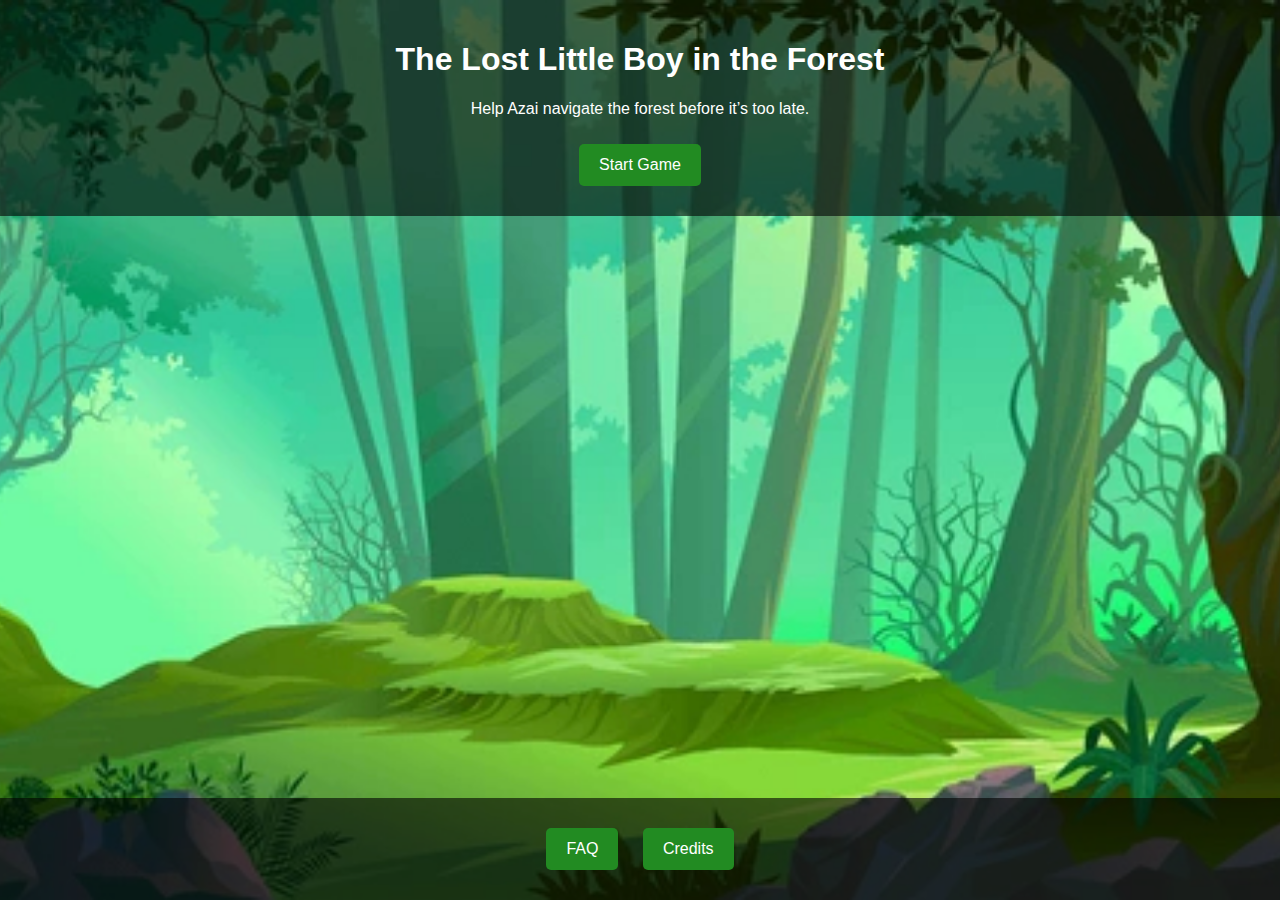
<file: index.html>
<!-- File: index.html -->
<!DOCTYPE html>
<html lang="en">
<head>
  <meta charset="UTF-8">
  <meta name="viewport" content="width=device-width, initial-scale=1.0">
  <title>The Lost Little Boy in the Forest</title>
  <link rel="stylesheet" href="css/style.css">
</head>
<body>
  <audio id="bg-music" loop autoplay>
    <source src="assets/background-music.mp3" type="audio/mpeg">
  </audio>
  <header>
    <h1>The Lost Little Boy in the Forest</h1>
    <p>Help Azai navigate the forest before it’s too late.</p>
    <button onclick="startGame()">Start Game</button>
  </header>
  <footer>
    <button onclick="location.href='faq.html'">FAQ</button>
    <button onclick="location.href='credits.html'">Credits</button>
  </footer>
  <script>
    function startGame() {
      location.href = 'story1.html';
    }
  </script>
</body>
</html>
</file>
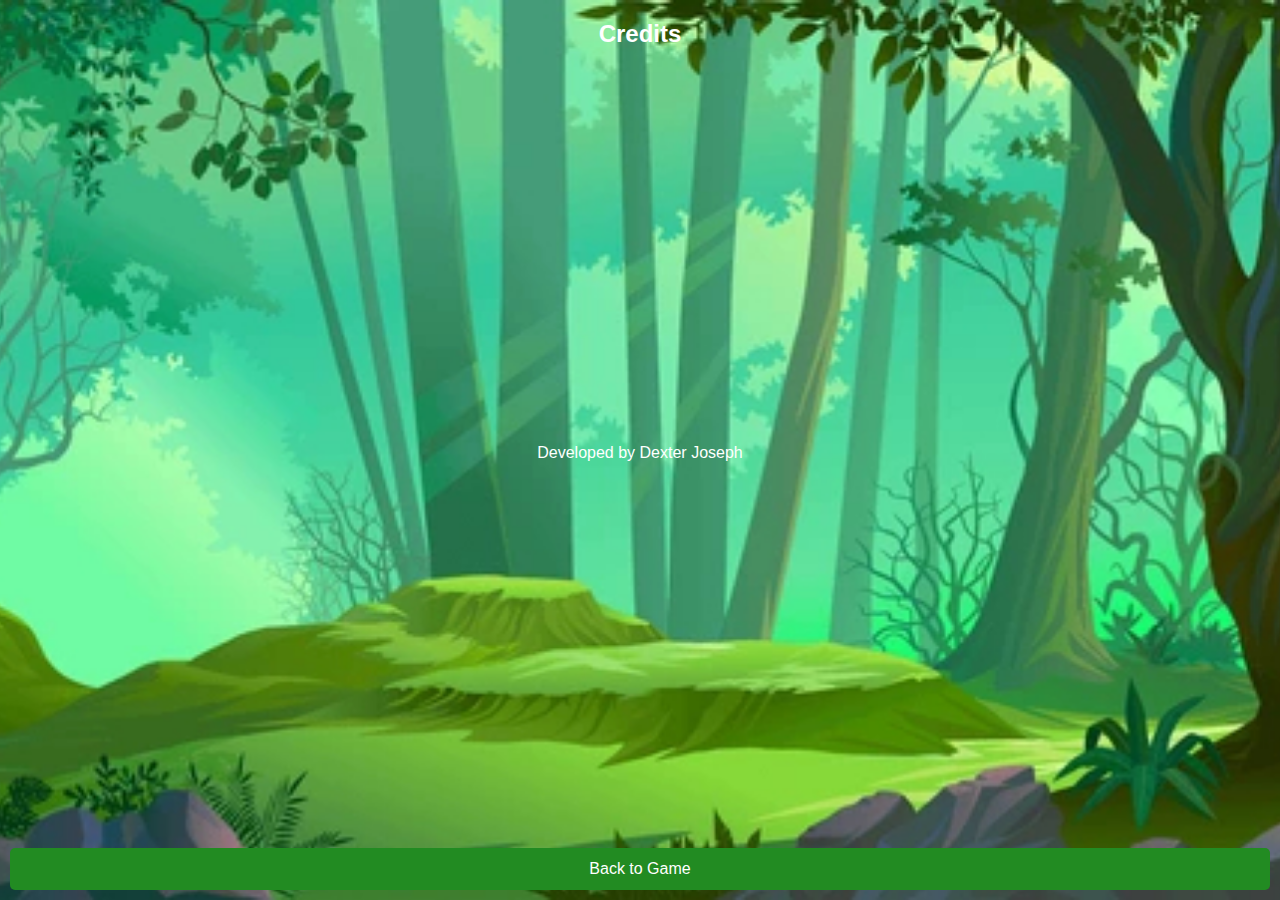
<file: credits.html>
<!-- File: credits.html -->
<!DOCTYPE html>
<html lang="en">
<head>
  <meta charset="UTF-8">
  <title>Credits</title>
  <link rel="stylesheet" href="css/style.css">
</head>
<body>
  <h2>Credits</h2>
  <p>Developed by Dexter Joseph</p>
  <button onclick="location.href='index.html'">Back to Game</button>
</body>
</html>
</file>
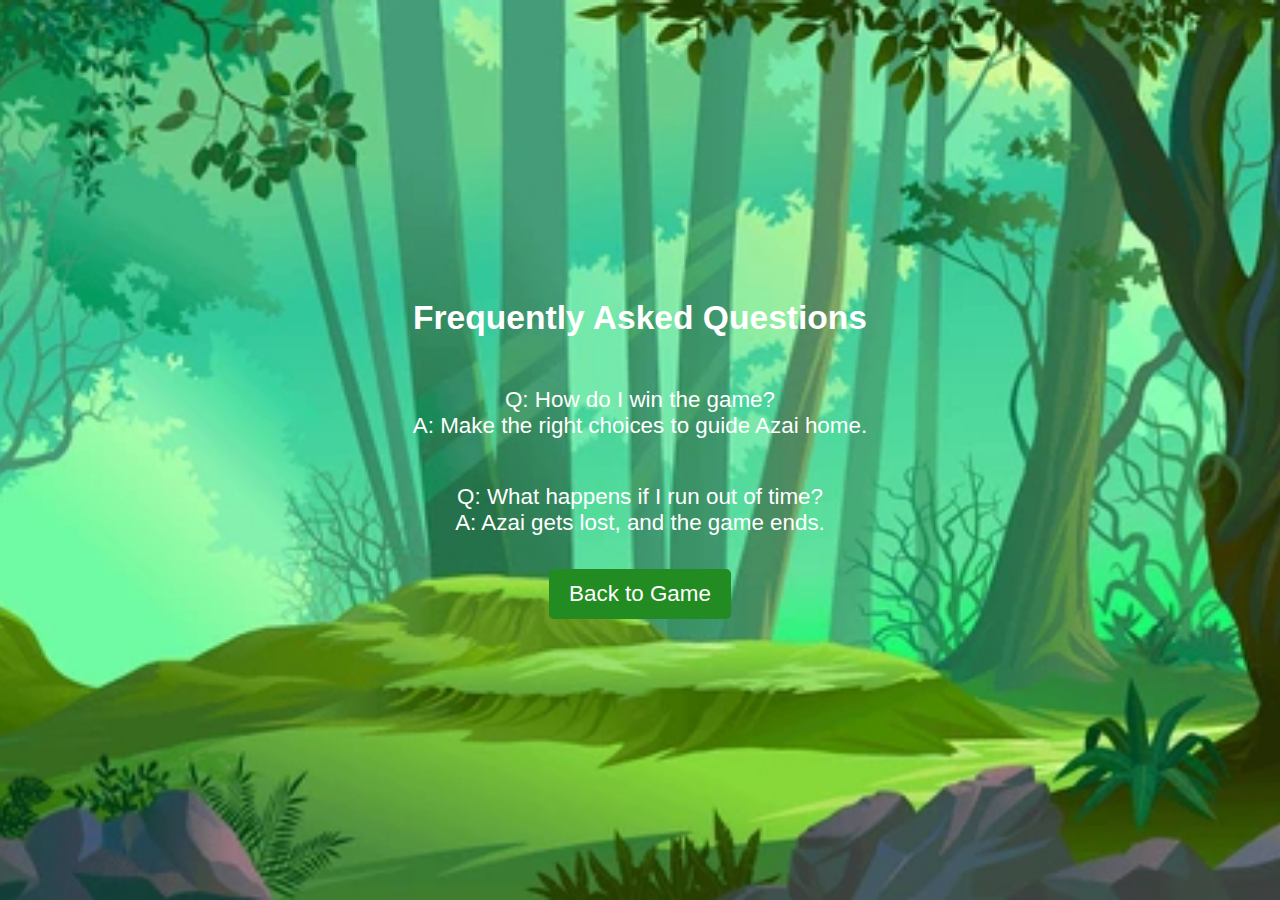
<file: faq.html>
<!-- File: faq.html -->
<!DOCTYPE html>
<html lang="en">
<head>
  <meta charset="UTF-8">
  <title>FAQ</title>
  <link rel="stylesheet" href="css/style.css">
  <style>
    body {
      display: flex;
      flex-direction: column;
      align-items: center;
      justify-content: center;
      min-height: 100vh;
      margin: 0;
      text-align: center;
      font-size: 1.4rem;
    }
  </style>
</head>
<body>
  <h2>Frequently Asked Questions</h2>
  <p>Q: How do I win the game?<br>A: Make the right choices to guide Azai home.</p>
  <p>Q: What happens if I run out of time?<br>A: Azai gets lost, and the game ends.</p>
  <button onclick="location.href='index.html'">Back to Game</button>
</body>
</html>
</file>
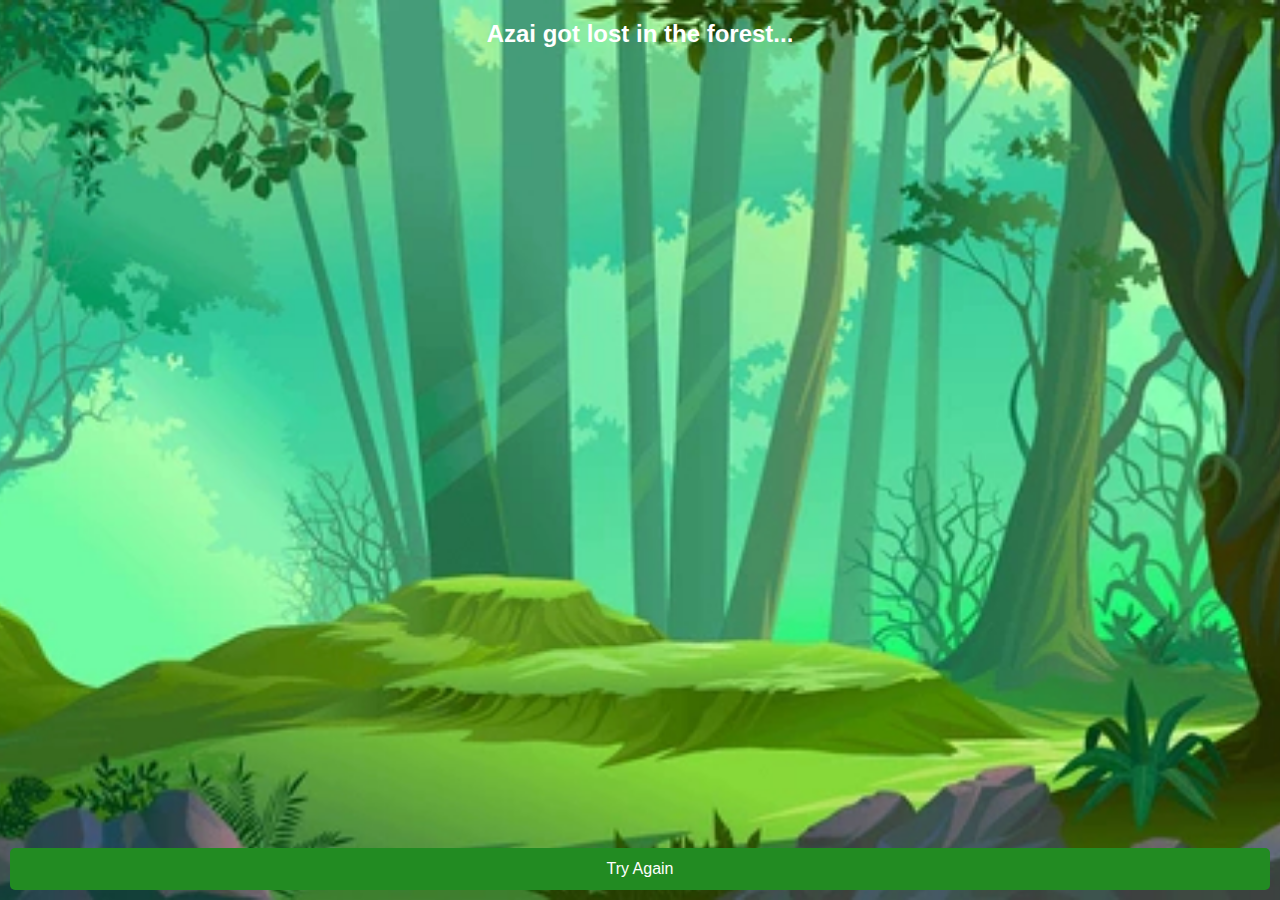
<file: lose.html>
<!-- File: lose.html -->
<!DOCTYPE html>
<html lang="en">
<head>
  <meta charset="UTF-8">
  <title>Game Over</title>
  <link rel="stylesheet" href="css/style.css">
</head>
<body>
  <audio id="bg-music" loop autoplay>
    <source src="assets/background-music.mp3" type="audio/mpeg">
  </audio>
  <h2>Azai got lost in the forest...</h2>
  <button onclick="location.href='index.html'">Try Again</button>
</body>
</html>
</file>
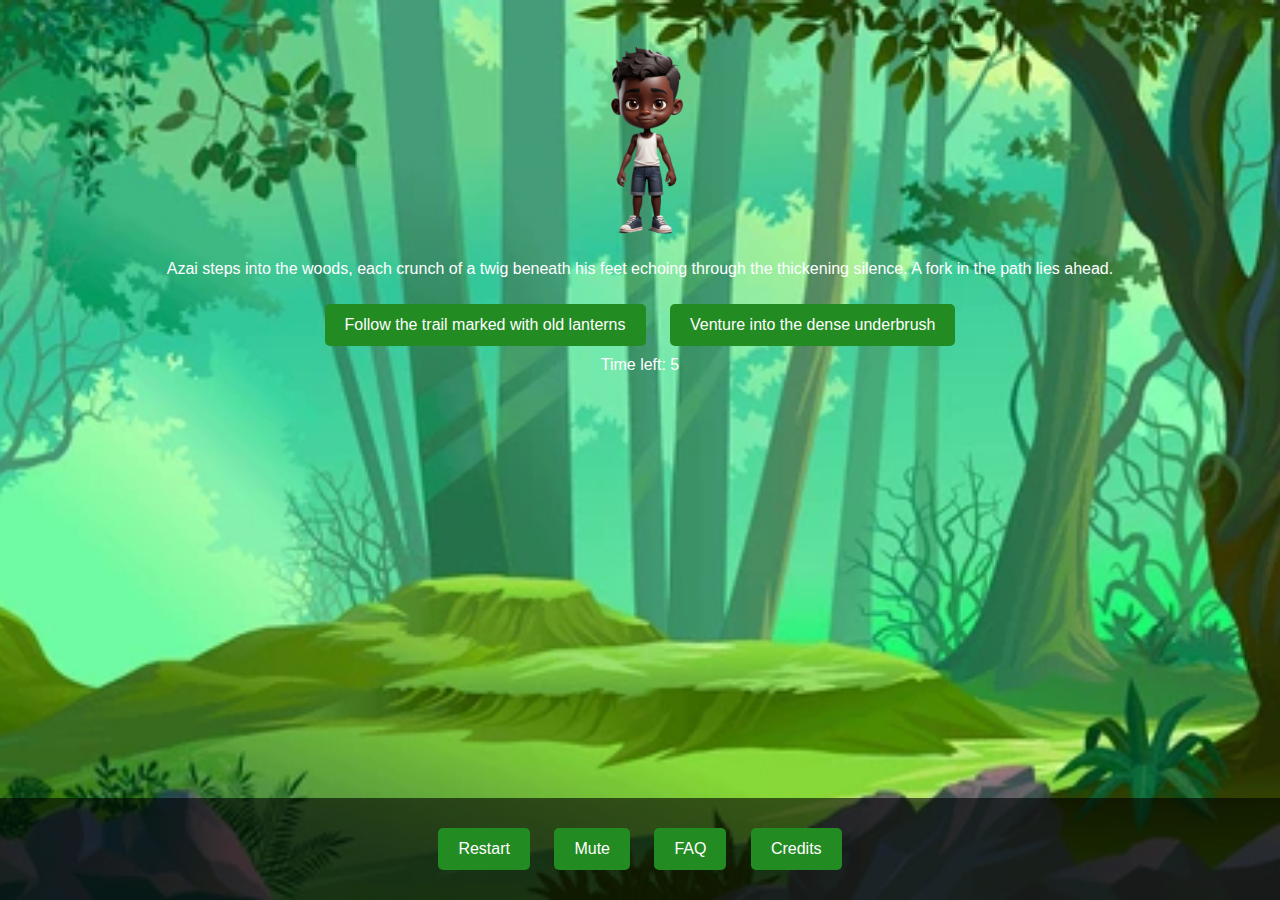
<file: story1.html>
<!-- File: story1.html -->
<!DOCTYPE html>
<html lang="en">
<head>
  <meta charset="UTF-8">
  <meta name="viewport" content="width=device-width, initial-scale=1.0">
  <title>Story - Page 1</title>
  <link rel="stylesheet" href="css/style.css">
</head>
<body>
  <audio id="bg-music" loop autoplay>
    <source src="assets/background-music.mp3" type="audio/mpeg">
  </audio>
  <main>
    <img src="assets/azai.png" alt="Azai in the forest" class="azai-image">
    <p>Azai steps into the woods, each crunch of a twig beneath his feet echoing through the thickening silence. A fork in the path lies ahead.</p>
    <button onclick="choose('story2a.html')">Follow the trail marked with old lanterns</button>
    <button onclick="choose('story2b.html')">Venture into the dense underbrush</button>
    <div id="timer">Time left: 5</div>
  </main>
  <footer>
    <button onclick="location.href='index.html'">Restart</button>
    <button id="mute-button" onclick="toggleSound()">Mute</button>
    <button onclick="location.href='faq.html'">FAQ</button>
    <button onclick="location.href='credits.html'">Credits</button>
  </footer>
  <script src="js/game.js"></script>
</body>
</html>
</file>
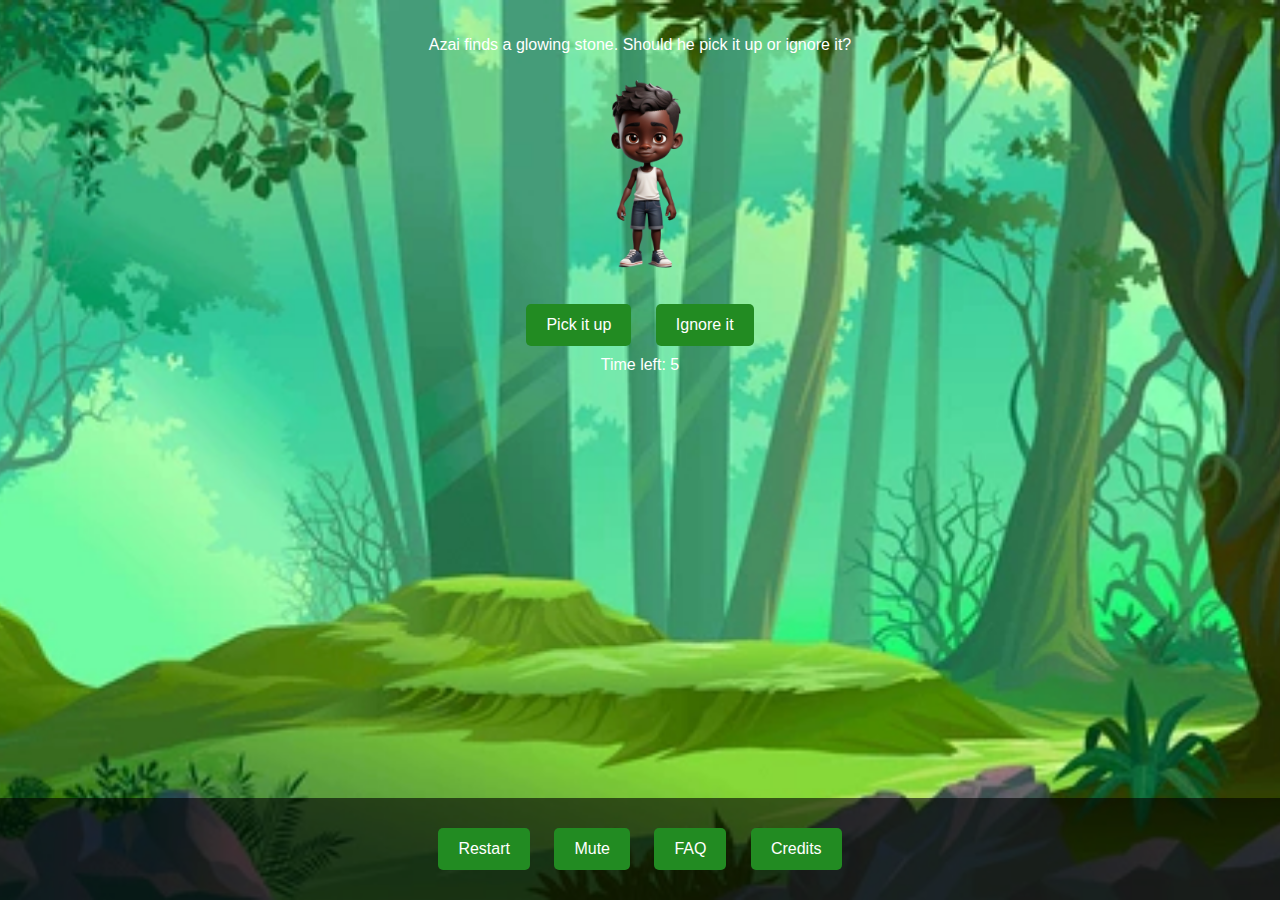
<file: story2.html>
<!-- File: story2.html -->
<!DOCTYPE html>
<html lang="en">
<head>
  <meta charset="UTF-8">
  <meta name="viewport" content="width=device-width, initial-scale=1.0">
  <title>Story - Page 2</title>
  <link rel="stylesheet" href="css/style.css">
</head>
<body>
  <main>
    <p>Azai finds a glowing stone. Should he pick it up or ignore it?</p>
    <img src="assets/azai.png" alt="Happy Azai" class="azai-image">
    <button onclick="choose('win.html')">Pick it up</button>
    <button onclick="choose('lose.html')">Ignore it</button>
    <div id="timer">Time left: 5</div>
  </main>
  <footer>
    <button onclick="location.href='index.html'">Restart</button>
    <button onclick="toggleSound()">Mute</button>
    <button onclick="location.href='faq.html'">FAQ</button>
    <button onclick="location.href='credits.html'">Credits</button>
  </footer>
  <script src="js/game.js"></script>
 </body>
</html>
</file>
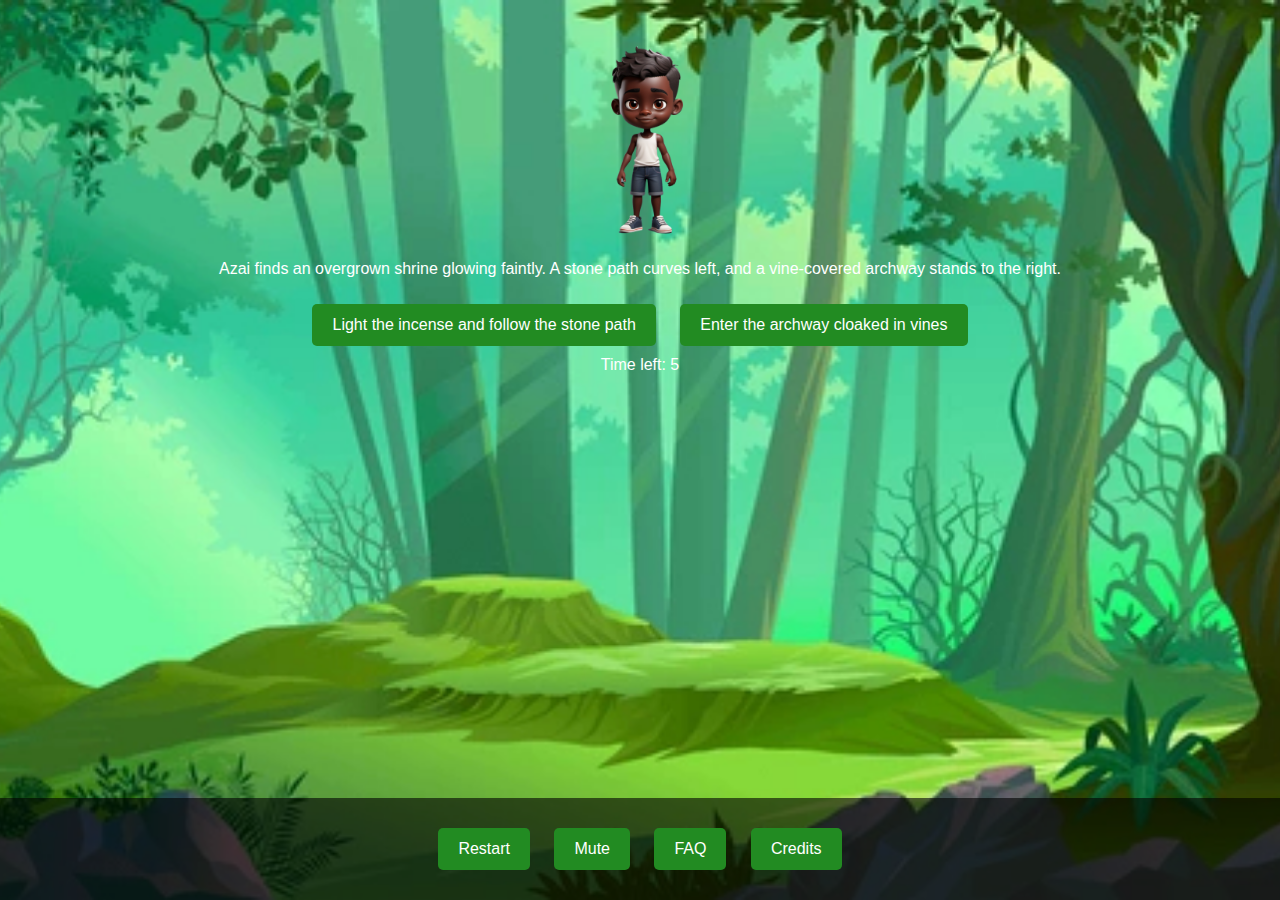
<file: story2a.html>
<!-- File: story2a.html -->
<!DOCTYPE html>
<html lang="en">
<head>
  <meta charset="UTF-8">
  <meta name="viewport" content="width=device-width, initial-scale=1.0">
  <title>Story 2A</title>
  <link rel="stylesheet" href="css/style.css">
</head>
<body>
  <audio id="bg-music" loop autoplay>
    <source src="assets/background-music.mp3" type="audio/mpeg">
  </audio>
  <main>
    <img src="assets/azai.png" alt="Azai at the shrine" class="azai-image">
    <p>Azai finds an overgrown shrine glowing faintly. A stone path curves left, and a vine-covered archway stands to the right.</p>
    <button onclick="choose('story3a.html')">Light the incense and follow the stone path</button>
    <button onclick="choose('story3b.html')">Enter the archway cloaked in vines</button>
    <div id="timer">Time left: 5</div>
  </main>
  <footer>
    <button onclick="location.href='index.html'">Restart</button>
    <button id="mute-button" onclick="toggleSound()">Mute</button>
    <button onclick="location.href='faq.html'">FAQ</button>
    <button onclick="location.href='credits.html'">Credits</button>
  </footer>
  <script src="js/game.js"></script>
</body>
</html>
</file>
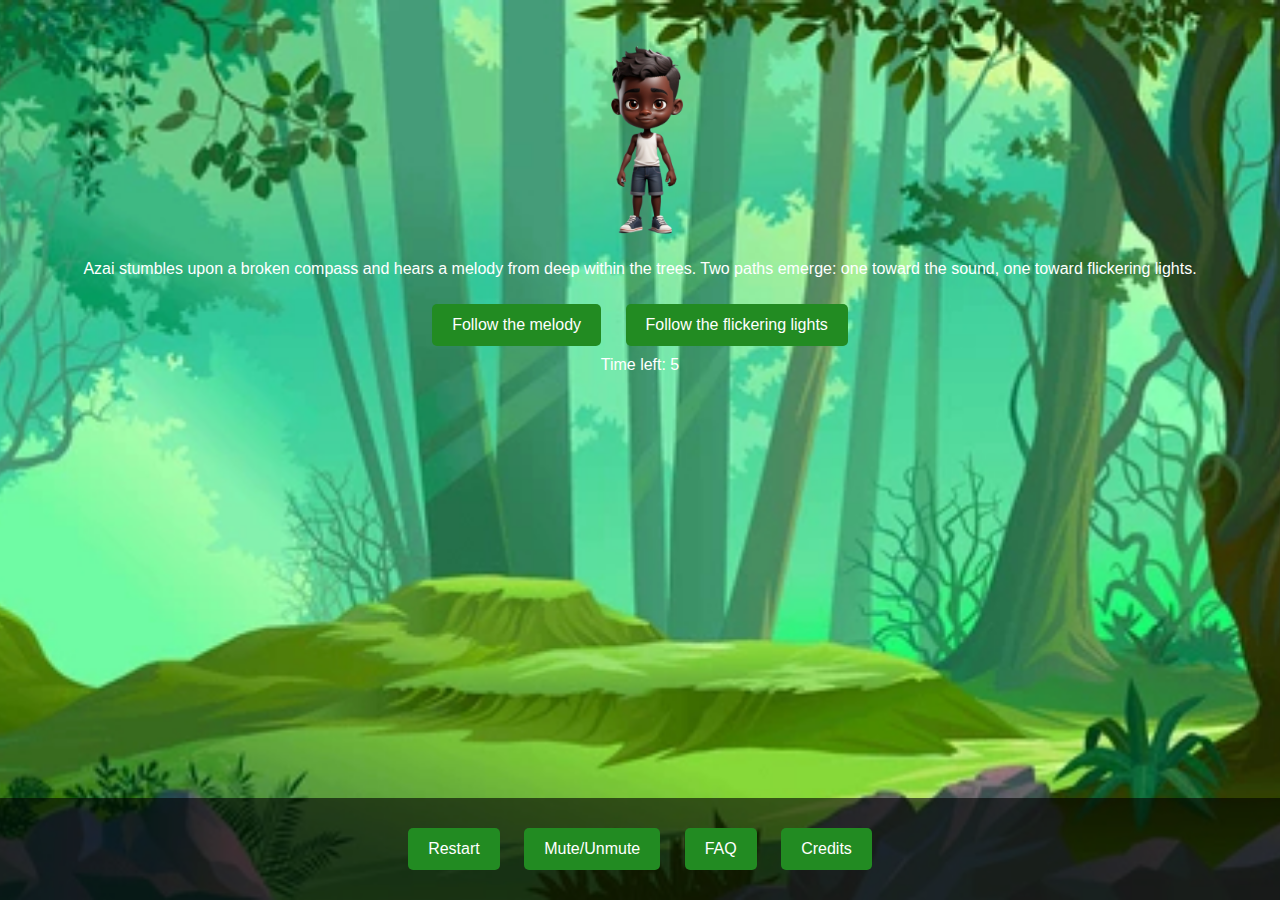
<file: story2b.html>
<!-- File: story2b.html -->
<!DOCTYPE html>
<html lang="en">
<head>
  <meta charset="UTF-8">
  <meta name="viewport" content="width=device-width, initial-scale=1.0">
  <title>Story 2B</title>
  <link rel="stylesheet" href="css/style.css">
</head>
<body>
  <audio id="bg-music" loop autoplay>
    <source src="assets/background-music.mp3" type="audio/mpeg">
  </audio>
  <main>
    <img src="assets/azai.png" alt="Azai hears whispers" class="azai-image">
    <p>Azai stumbles upon a broken compass and hears a melody from deep within the trees. Two paths emerge: one toward the sound, one toward flickering lights.</p>
    <button onclick="choose('story3c.html')">Follow the melody</button>
    <button onclick="choose('story3d.html')">Follow the flickering lights</button>
    <div id="timer">Time left: 5</div>
  </main>
  <footer>
    <button onclick="location.href='index.html'">Restart</button>
    <button onclick="toggleSound()">Mute/Unmute</button>
    <button onclick="location.href='faq.html'">FAQ</button>
    <button onclick="location.href='credits.html'">Credits</button>
  </footer>
  <script src="js/game.js"></script>
</body>
</html>
</file>
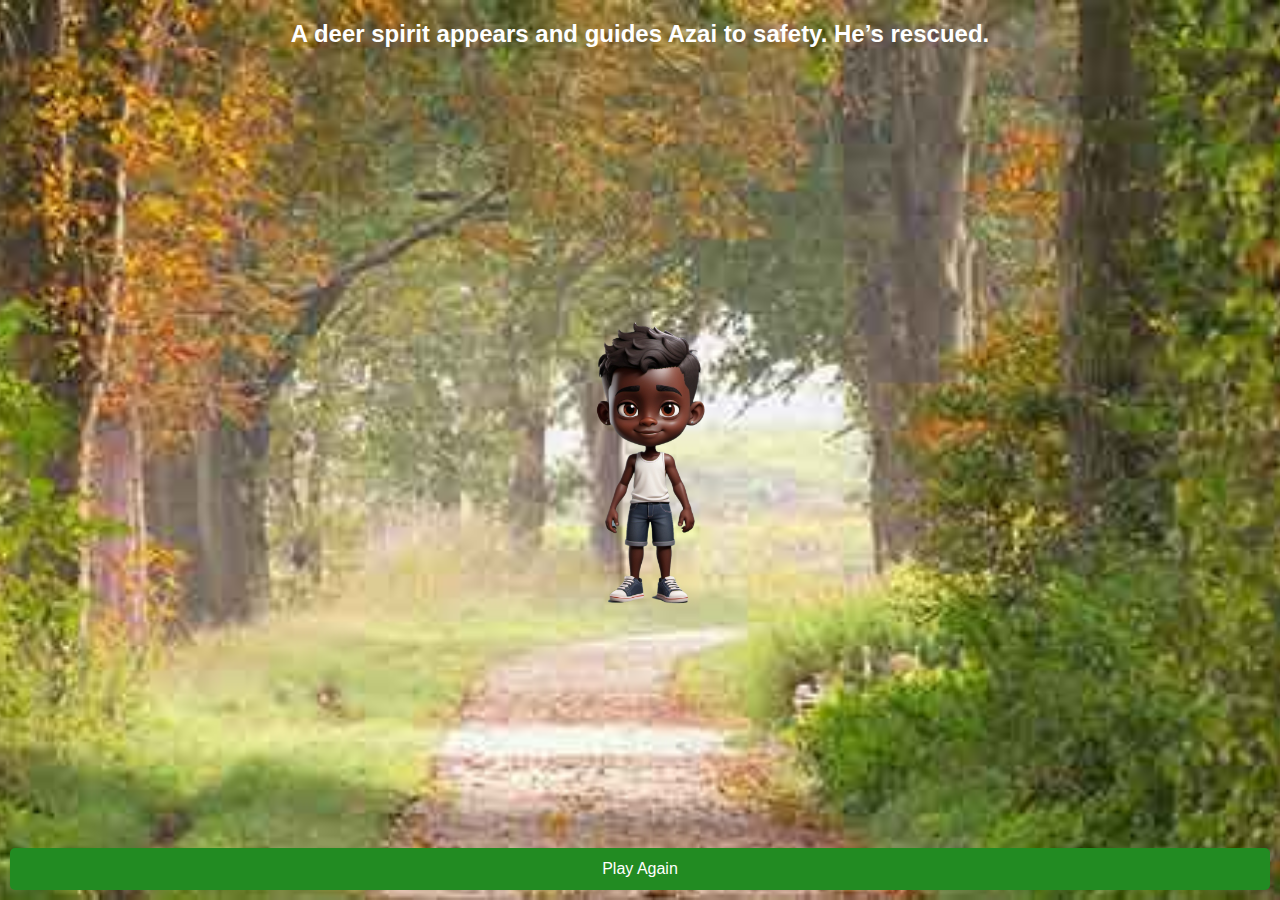
<file: story3a.html>
<!-- File: story3a.html -->
<!DOCTYPE html>
<html lang="en">
<head>
  <meta charset="UTF-8">
  <title>Rescued</title>
  <link rel="stylesheet" href="css/style.css">
</head>
<body style="background-image: url('assets/forest3.jpg'); background-size: cover;">
  <h2>A deer spirit appears and guides Azai to safety. He’s rescued.</h2>
  <img src="assets/azai.png" alt="Azai smiling" class="azai-image-large">
  <button onclick="location.href='index.html'">Play Again</button>
</body>
</html>
</file>
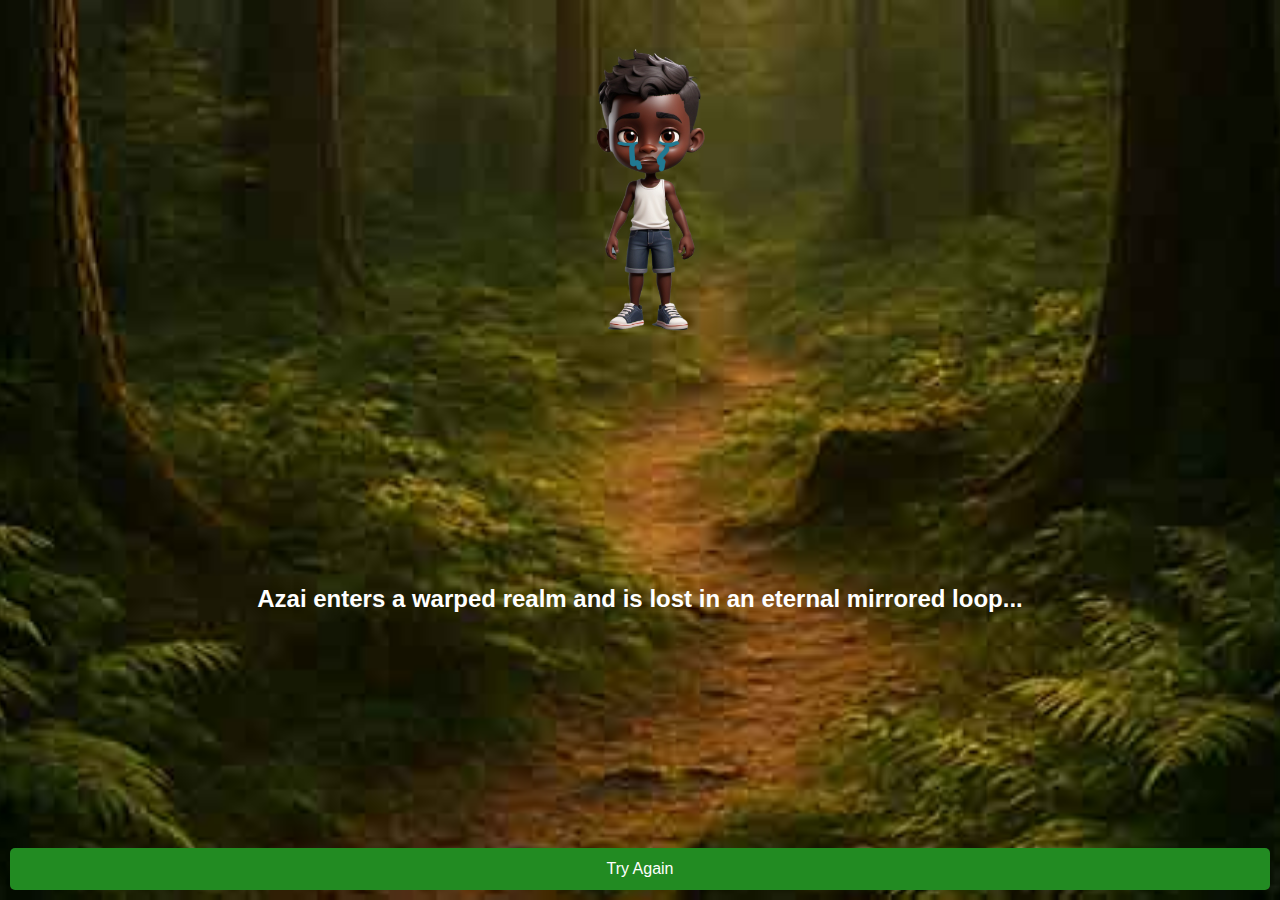
<file: story3b.html>
<!-- File: story3b.html -->
<!DOCTYPE html>
<html lang="en">
<head>
  <meta charset="UTF-8">
  <title>Lost in the Vines</title>
  <link rel="stylesheet" href="css/style.css">
</head>
<body style="background-image: url('assets/forest2.jpg'); background-size: cover; text-align: center;">
  <audio id="bg-music" loop autoplay>
    <source src="assets/background-music.mp3" type="audio/mpeg">
  </audio>
  <img src="assets/azai2.png" alt="Azai crying" class="azai-image-large">
  <h2>Azai enters a warped realm and is lost in an eternal mirrored loop...</h2>
  <button onclick="location.href='index.html'">Try Again</button>
</body>
</html>
</file>
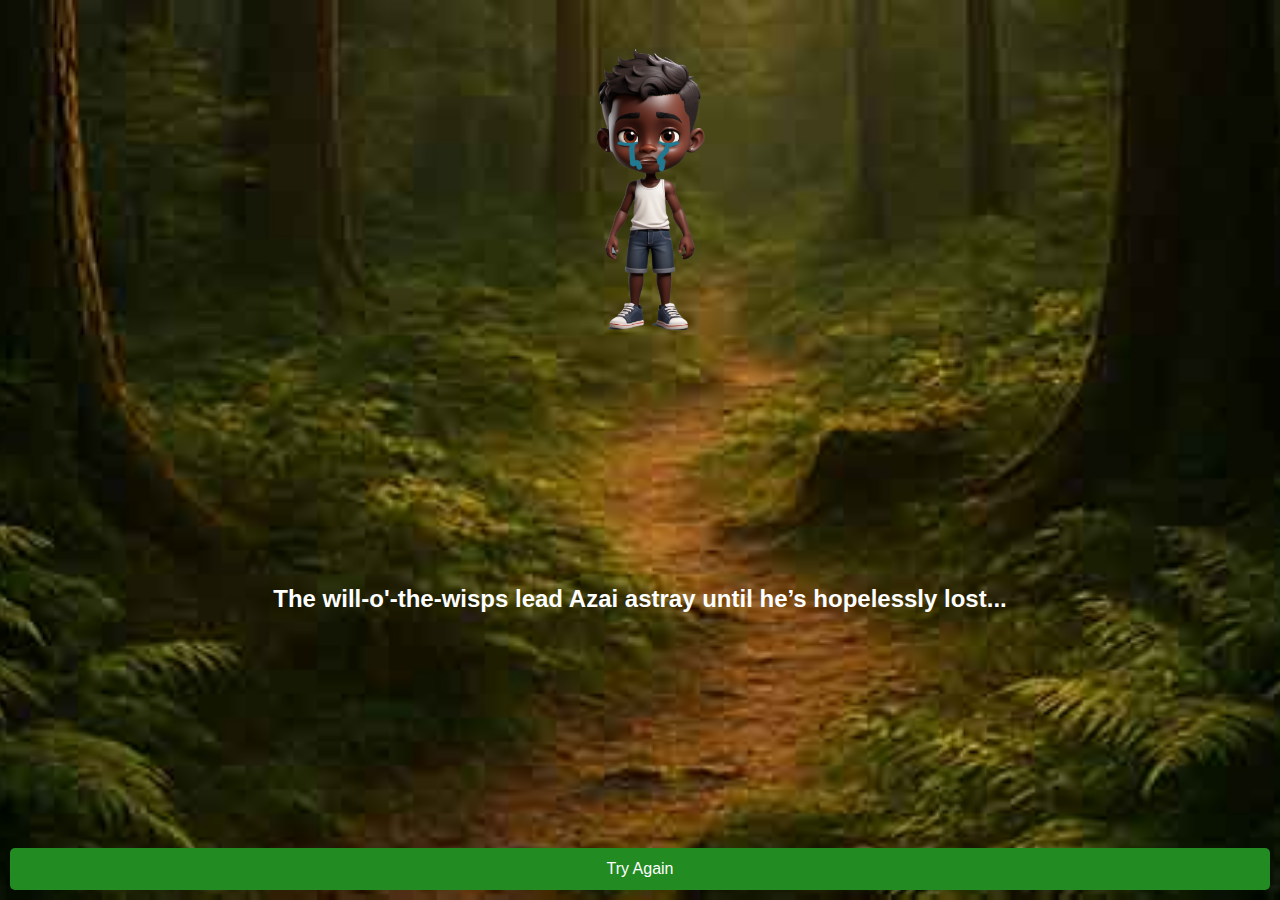
<file: story3c.html>
<!-- File: story3c.html -->
<!DOCTYPE html>
<html lang="en">
<head>
  <meta charset="UTF-8">
  <title>Lost to the Wisps</title>
  <link rel="stylesheet" href="css/style.css">
</head>
<body style="background-image: url('assets/forest2.jpg'); background-size: cover; text-align: center;">
  <img src="assets/azai2.png" alt="Azai crying" class="azai-image-large">
  <h2>The will-o'-the-wisps lead Azai astray until he’s hopelessly lost...</h2>
  <button onclick="location.href='index.html'">Try Again</button>
</body>
</html>
</file>
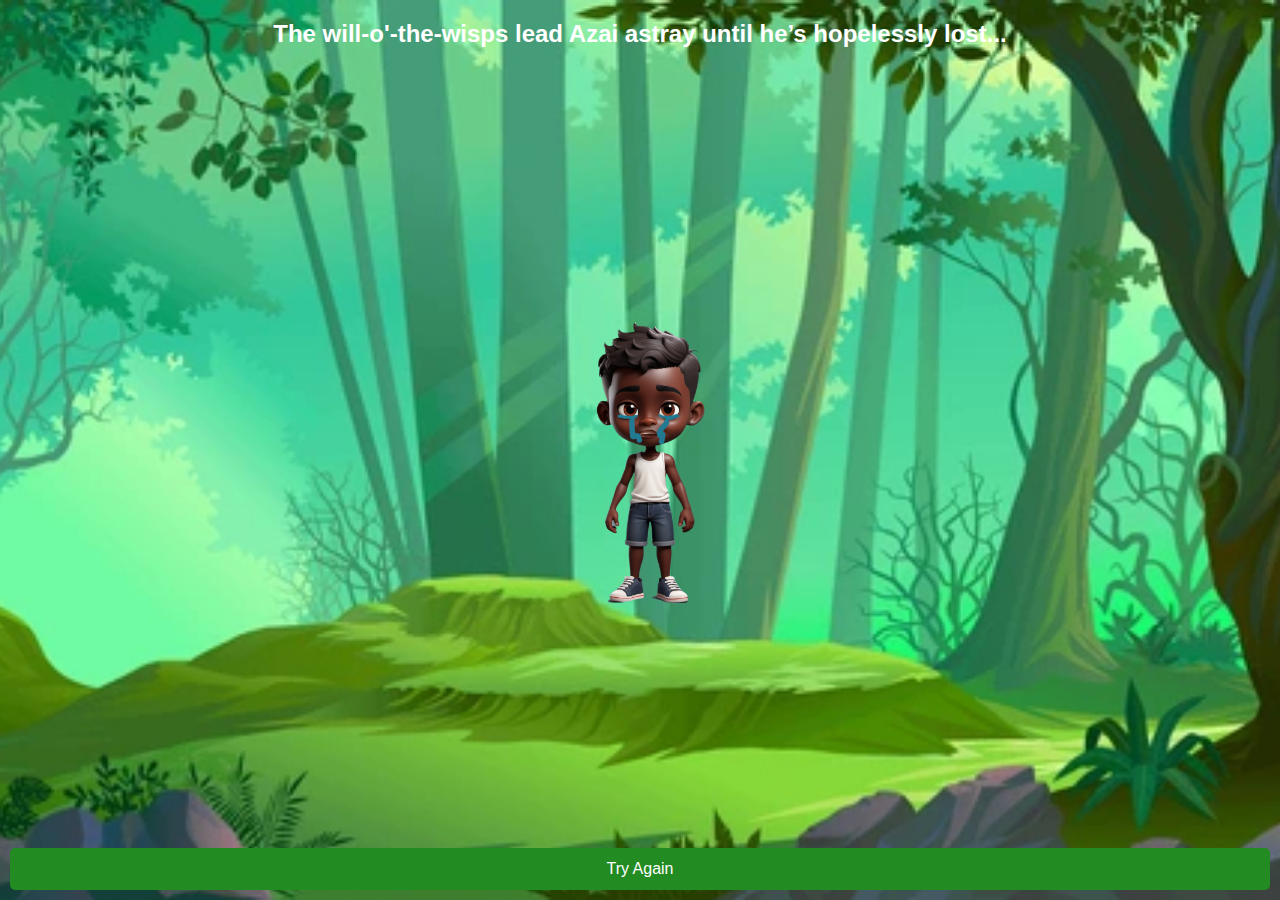
<file: story3d.html>
<!-- File: story3d.html -->
<!DOCTYPE html>
<html lang="en">
<head>
  <meta charset="UTF-8">
  <title>Lost to the Wisps</title>
  <link rel="stylesheet" href="css/style.css">
</head>
<body class="background-forest2">
  <h2>The will-o'-the-wisps lead Azai astray until he’s hopelessly lost...</h2>
  <img src="assets/azai2.png" alt="Azai crying" class="azai-image-large">
  <button onclick="location.href='index.html'">Try Again</button>
</body>
</html>
</file>
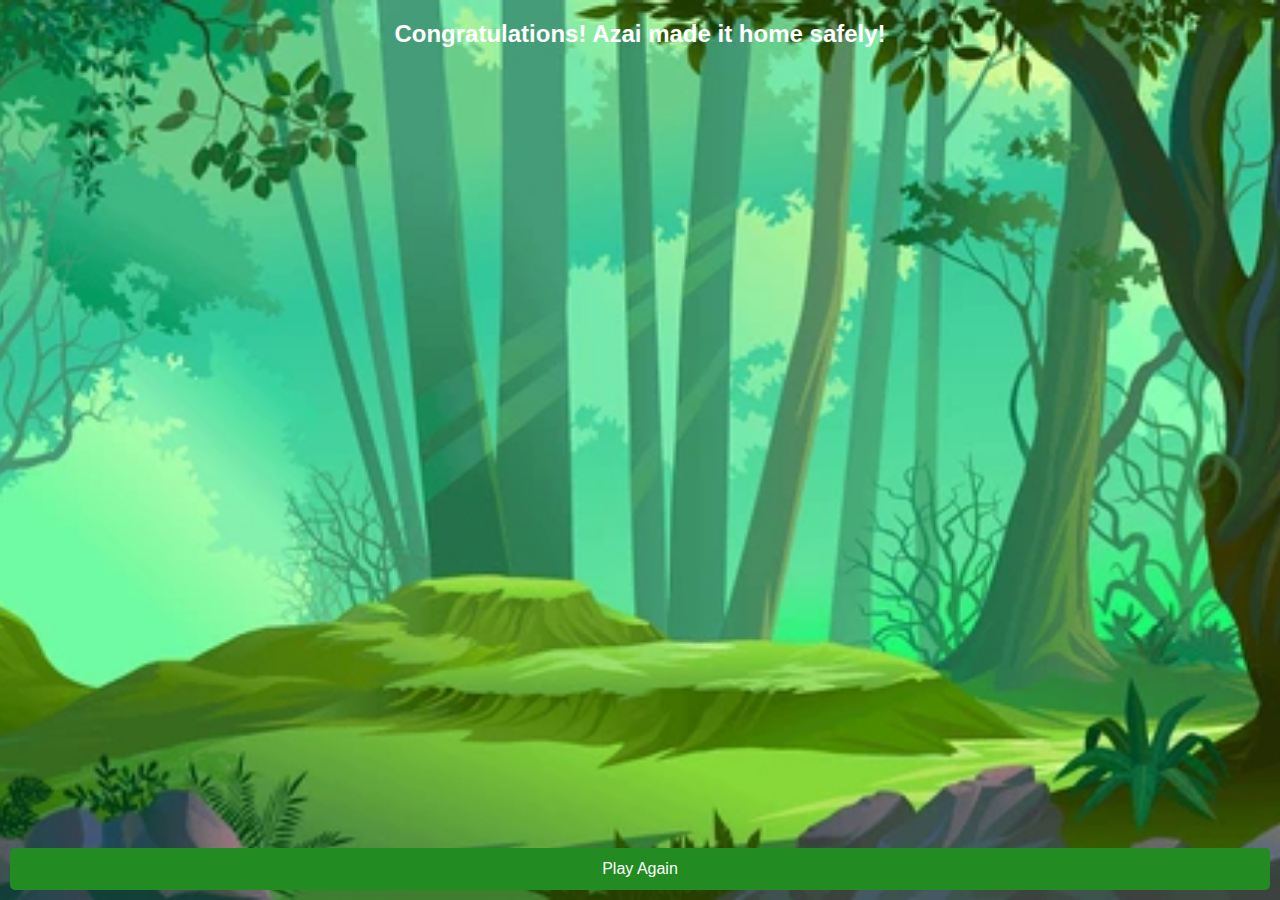
<file: win.html>
<!-- File: win.html -->
<!DOCTYPE html>
<html lang="en">
<head>
  <meta charset="UTF-8">
  <title>You Win</title>
  <link rel="stylesheet" href="css/style.css">
</head>
<body>
  <audio id="bg-music" loop autoplay>
    <source src="assets/background-music.mp3" type="audio/mpeg">
  </audio>
  <h2>Congratulations! Azai made it home safely!</h2>
  <button onclick="location.href='index.html'">Play Again</button>
</body>
</html>
</file>
<file: css/style.css>
body {
  font-family: Arial, sans-serif;
  margin: 0;
  padding: 0;
  background: url('../assets/forest.jpg') no-repeat center center fixed;
  background-size: cover;
  color: white;
  text-align: center;
  min-height: 100vh;
  display: flex;
  flex-direction: column;
  justify-content: space-between;
}

header, footer {
  background-color: rgba(0, 0, 0, 0.6);
  padding: 20px;
}

main {
  padding: 20px;
}

button {
  margin: 10px;
  padding: 12px 20px;
  font-size: 1em;
  background-color: forestgreen;
  color: white;
  border: none;
  border-radius: 5px;
  cursor: pointer;
}

button:hover {
  background-color: darkgreen;
}
.azai-image {
  max-width: 200px;
  height: auto;
  margin: 20px auto;
  display: block;
  border-radius: 10px;
  
}
.azai-image-large {
  max-width: 300px;
  display: block;
  margin: 40px auto 20px auto;
}
</file>
